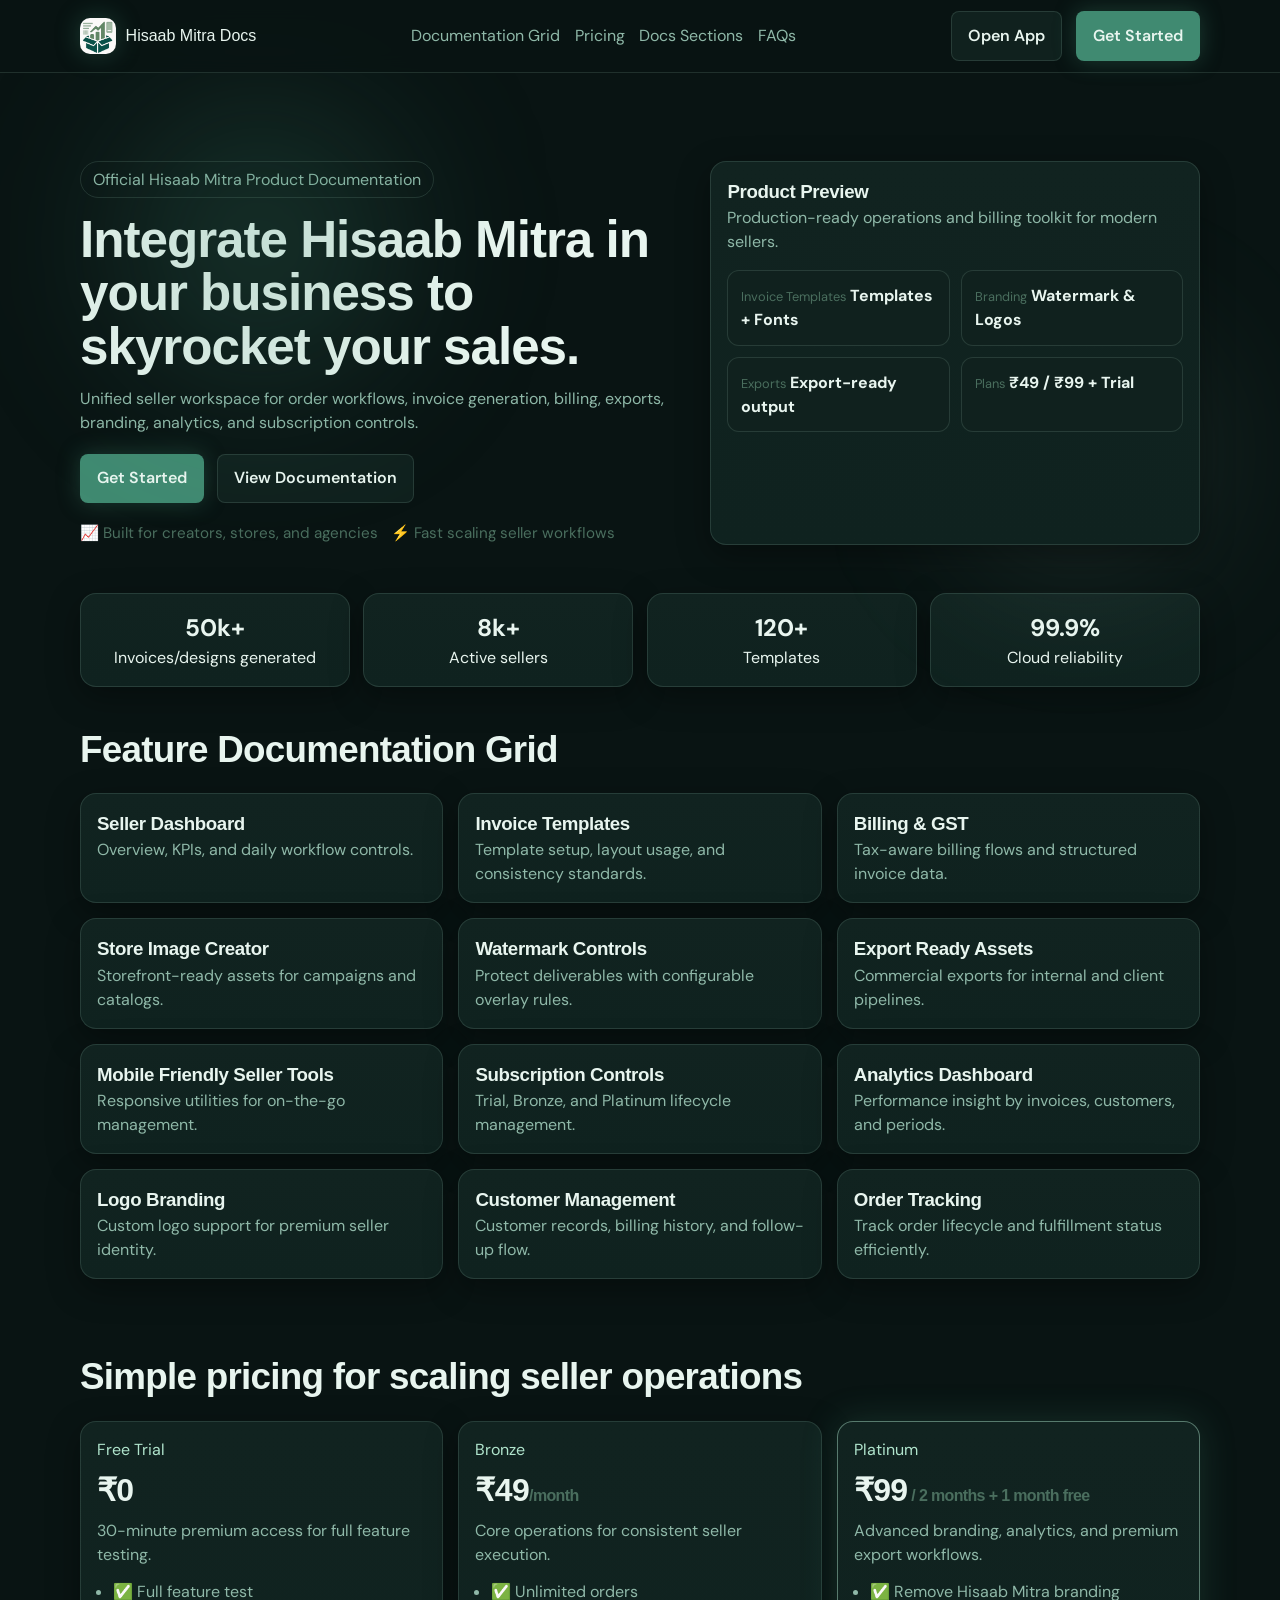
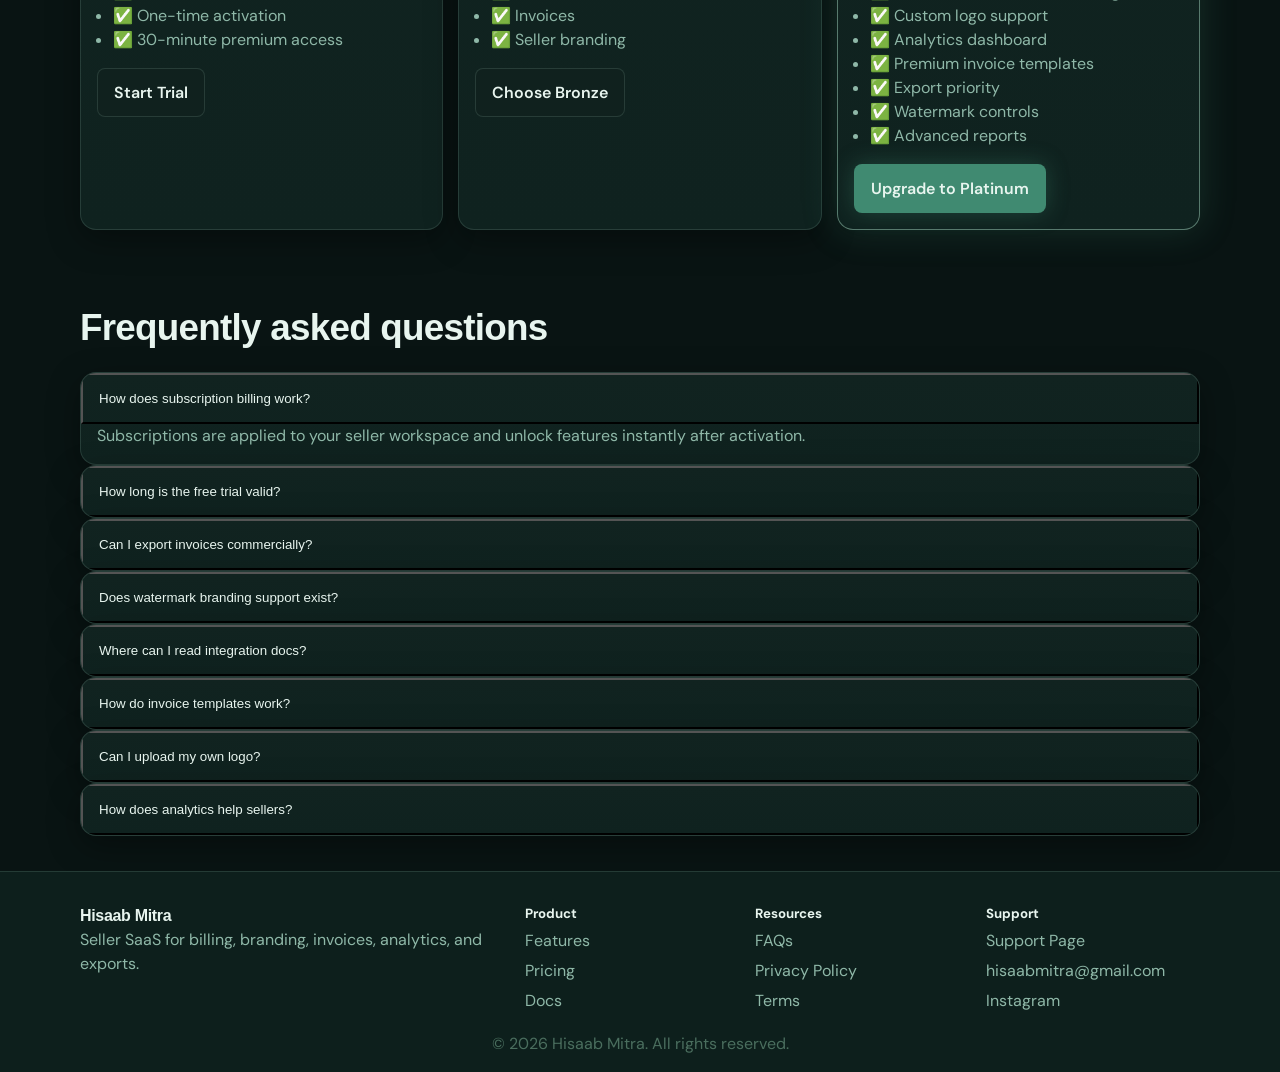
<file: index.html>
<!doctype html>
<html lang="en">
  <head>
    <meta charset="UTF-8" />
    <meta name="viewport" content="width=device-width, initial-scale=1.0" />
    <title>Hisaab Mitra Documentation</title>
    <meta
      name="description"
      content="Official Hisaab Mitra documentation for seller management, billing, invoices, branding, exports, analytics, and subscriptions."
    />
    <link rel="stylesheet" href="marketing.css" />
  </head>
  <body>
    <header class="sf-header" id="top">
      <nav class="sf-nav container">
        <a class="sf-brand" href="#top" aria-label="Hisaab Mitra home">
          <img src="1.png" class="sf-brand-icon" alt="Hisaab Mitra logo" />
          <span class="sf-brand-text">Hisaab Mitra Docs</span>
        </a>

        <button class="sf-nav-toggle" id="sf-nav-toggle" aria-label="Toggle menu">☰</button>

        <div class="sf-nav-links" id="sf-nav-links">
          <a href="#features">Documentation Grid</a>
          <a href="#pricing">Pricing</a>
          <a href="docs/index.html">Docs Sections</a>
          <a href="#faqs">FAQs</a>
        </div>

        <div class="sf-nav-cta">
          <a class="btn btn-ghost" href="/app/">Open App</a>
          <a class="btn btn-primary" href="/docs/">Get Started</a>
        </div>
      </nav>
    </header>

    <main>
      <section class="sf-hero container" id="hero">
        <div class="sf-glow orb-a"></div>
        <div class="sf-glow orb-b"></div>
        <div class="sf-hero-copy">
          <span class="sf-badge">Official Hisaab Mitra Product Documentation</span>
          <h1>Integrate Hisaab Mitra in your business to skyrocket your sales.</h1>
          <p>
            Unified seller workspace for order workflows, invoice generation, billing,
            exports, branding, analytics, and subscription controls.
          </p>
          <div class="hero-actions">
            <a class="btn btn-primary" href="/docs/">Get Started</a>
            <a class="btn btn-ghost" href="/docs/">View Documentation</a>
          </div>
          <div class="hero-trust">
            <span>📈 Built for creators, stores, and agencies</span>
            <span>⚡ Fast scaling seller workflows</span>
          </div>
        </div>
        <div class="sf-hero-panel card">
          <h3>Product Preview</h3>
          <p class="muted">Production-ready operations and billing toolkit for modern sellers.</p>
          <div class="preview-grid">
            <div class="preview-item">
              <span>Invoice Templates</span>
              <strong>Templates + Fonts</strong>
            </div>
            <div class="preview-item">
              <span>Branding</span>
              <strong>Watermark & Logos</strong>
            </div>
            <div class="preview-item">
              <span>Exports</span>
              <strong>Export-ready output</strong>
            </div>
            <div class="preview-item">
              <span>Plans</span>
              <strong>₹49 / ₹99 + Trial</strong>
            </div>
          </div>
        </div>
      </section>

      <section class="container stats" id="social-proof">
        <div class="stat card"><strong>50k+</strong><span>Invoices/designs generated</span></div>
        <div class="stat card"><strong>8k+</strong><span>Active sellers</span></div>
        <div class="stat card"><strong>120+</strong><span>Templates</span></div>
        <div class="stat card"><strong>99.9%</strong><span>Cloud reliability</span></div>
      </section>

      <section class="container section" id="features">
        <h2>Feature Documentation Grid</h2>
        <div class="feature-grid docs-feature-grid">
          <article class="card feature"><h3>Seller Dashboard</h3><p>Overview, KPIs, and daily workflow controls.</p></article>
          <article class="card feature"><h3>Invoice Templates</h3><p>Template setup, layout usage, and consistency standards.</p></article>
          <article class="card feature"><h3>Billing & GST</h3><p>Tax-aware billing flows and structured invoice data.</p></article>
          <article class="card feature"><h3>Store Image Creator</h3><p>Storefront-ready assets for campaigns and catalogs.</p></article>
          <article class="card feature"><h3>Watermark Controls</h3><p>Protect deliverables with configurable overlay rules.</p></article>
          <article class="card feature"><h3>Export Ready Assets</h3><p>Commercial exports for internal and client pipelines.</p></article>
          <article class="card feature"><h3>Mobile Friendly Seller Tools</h3><p>Responsive utilities for on-the-go management.</p></article>
          <article class="card feature"><h3>Subscription Controls</h3><p>Trial, Bronze, and Platinum lifecycle management.</p></article>
          <article class="card feature"><h3>Analytics Dashboard</h3><p>Performance insight by invoices, customers, and periods.</p></article>
          <article class="card feature"><h3>Logo Branding</h3><p>Custom logo support for premium seller identity.</p></article>
          <article class="card feature"><h3>Customer Management</h3><p>Customer records, billing history, and follow-up flow.</p></article>
          <article class="card feature"><h3>Order Tracking</h3><p>Track order lifecycle and fulfillment status efficiently.</p></article>
        </div>
      </section>

      <section class="container section" id="pricing">
        <h2>Simple pricing for scaling seller operations</h2>
        <div class="pricing-grid">
          <article class="card price">
            <p class="plan-tag">Free Trial</p>
            <h3>₹0</h3>
            <p>30-minute premium access for full feature testing.</p>
            <ul>
              <li>✅ Full feature test</li>
              <li>✅ One-time activation</li>
              <li>✅ 30-minute premium access</li>
            </ul>
            <a class="btn btn-ghost" href="/app/">Start Trial</a>
          </article>
          <article class="card price">
            <p class="plan-tag">Bronze</p>
            <h3>₹49<span>/month</span></h3>
            <p>Core operations for consistent seller execution.</p>
            <ul>
              <li>✅ Unlimited orders</li>
              <li>✅ Invoices</li>
              <li>✅ Seller branding</li>
            </ul>
            <a class="btn btn-ghost" href="/app/">Choose Bronze</a>
          </article>
          <article class="card price featured">
            <p class="plan-tag">Platinum</p>
            <h3>₹99<span> / 2 months + 1 month free</span></h3>
            <p>Advanced branding, analytics, and premium export workflows.</p>
            <ul>
              <li>✅ Remove Hisaab Mitra branding</li>
              <li>✅ Custom logo support</li>
              <li>✅ Analytics dashboard</li>
              <li>✅ Premium invoice templates</li>
              <li>✅ Export priority</li>
              <li>✅ Watermark controls</li>
              <li>✅ Advanced reports</li>
            </ul>
            <a class="btn btn-primary" href="/app/">Upgrade to Platinum</a>
          </article>
        </div>
      </section>

      <section class="container section" id="faqs">
        <h2>Frequently asked questions</h2>
        <div class="faq-list" id="faq-list">
          <article class="card faq open"><button>How does subscription billing work?</button><p>Subscriptions are applied to your seller workspace and unlock features instantly after activation.</p></article>
          <article class="card faq"><button>How long is the free trial valid?</button><p>The free trial is valid for one-time 30-minute premium access.</p></article>
          <article class="card faq"><button>Can I export invoices commercially?</button><p>Yes, exported invoices are designed for commercial seller workflows.</p></article>
          <article class="card faq"><button>Does watermark branding support exist?</button><p>Yes, watermark controls are available for protected, branded outputs.</p></article>
          <article class="card faq"><button>Where can I read integration docs?</button><p>Open the documentation sections for implementation details and workflow guides.</p></article>
          <article class="card faq"><button>How do invoice templates work?</button><p>Templates provide reusable layouts that standardize billing formats and brand consistency.</p></article>
          <article class="card faq"><button>Can I upload my own logo?</button><p>Yes, custom logo upload is available with premium branding controls.</p></article>
          <article class="card faq"><button>How does analytics help sellers?</button><p>Analytics helps identify growth trends, billing patterns, and order performance.</p></article>
        </div>
      </section>
    </main>

    <footer class="sf-footer">
      <div class="container footer-grid">
        <div>
          <h4>Hisaab Mitra</h4>
          <p>Seller SaaS for billing, branding, invoices, analytics, and exports.</p>
        </div>
        <div>
          <h5>Product</h5>
          <a href="#features">Features</a>
          <a href="#pricing">Pricing</a>
          <a href="/docs/">Docs</a>
        </div>
        <div>
          <h5>Resources</h5>
          <a href="#faqs">FAQs</a>
          <a href="privacy.html">Privacy Policy</a>
          <a href="terms.html">Terms</a>
        </div>
        <div>
          <h5>Support</h5>
          <a href="/support.html">Support Page</a>
          <a href="mailto:hisaabmitra@gmail.com">hisaabmitra@gmail.com</a>
          <a href="https://www.instagram.com/hisaabmitra/" target="_blank" rel="noreferrer">Instagram</a>
        </div>
      </div>
      <p class="copyright">© 2026 Hisaab Mitra. All rights reserved.</p>
    </footer>

    <script src="marketing.js"></script>
  </body>
</html>
</file>
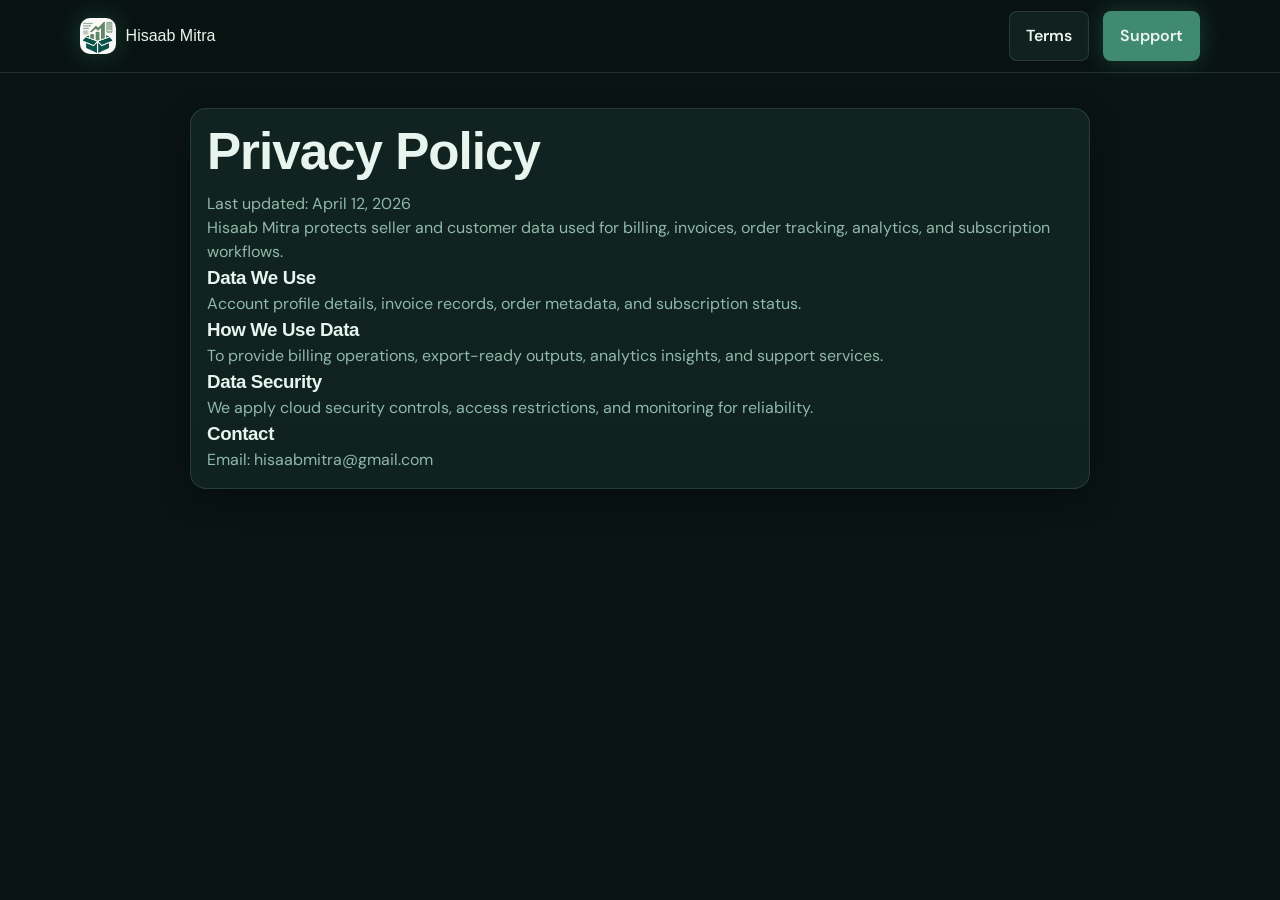
<file: privacy.html>
<!doctype html>
<html lang="en">
  <head>
    <meta charset="UTF-8" />
    <meta name="viewport" content="width=device-width, initial-scale=1.0" />
    <title>Privacy Policy | Hisaab Mitra</title>
    <link rel="stylesheet" href="marketing.css" />
  </head>
  <body>
    <header class="sf-header" id="top">
      <nav class="sf-nav container">
        <a class="sf-brand" href="/">
          <img src="1.png" class="sf-brand-icon" alt="Hisaab Mitra logo" />
          <span class="sf-brand-text">Hisaab Mitra</span>
        </a>
        <div class="sf-nav-cta">
          <a class="btn btn-ghost" href="/terms.html">Terms</a>
          <a class="btn btn-primary" href="support.html">Support</a>
        </div>
      </nav>
    </header>

    <main class="container section" style="max-width: 900px;">
      <article class="card">
        <h1>Privacy Policy</h1>
        <p>Last updated: April 12, 2026</p>
        <p>
          Hisaab Mitra protects seller and customer data used for billing, invoices,
          order tracking, analytics, and subscription workflows.
        </p>
        <h3>Data We Use</h3>
        <p>Account profile details, invoice records, order metadata, and subscription status.</p>
        <h3>How We Use Data</h3>
        <p>To provide billing operations, export-ready outputs, analytics insights, and support services.</p>
        <h3>Data Security</h3>
        <p>We apply cloud security controls, access restrictions, and monitoring for reliability.</p>
        <h3>Contact</h3>
        <p>Email: <a href="mailto:hisaabmitra@gmail.com">hisaabmitra@gmail.com</a></p>
      </article>
    </main>
  </body>
</html>
</file>
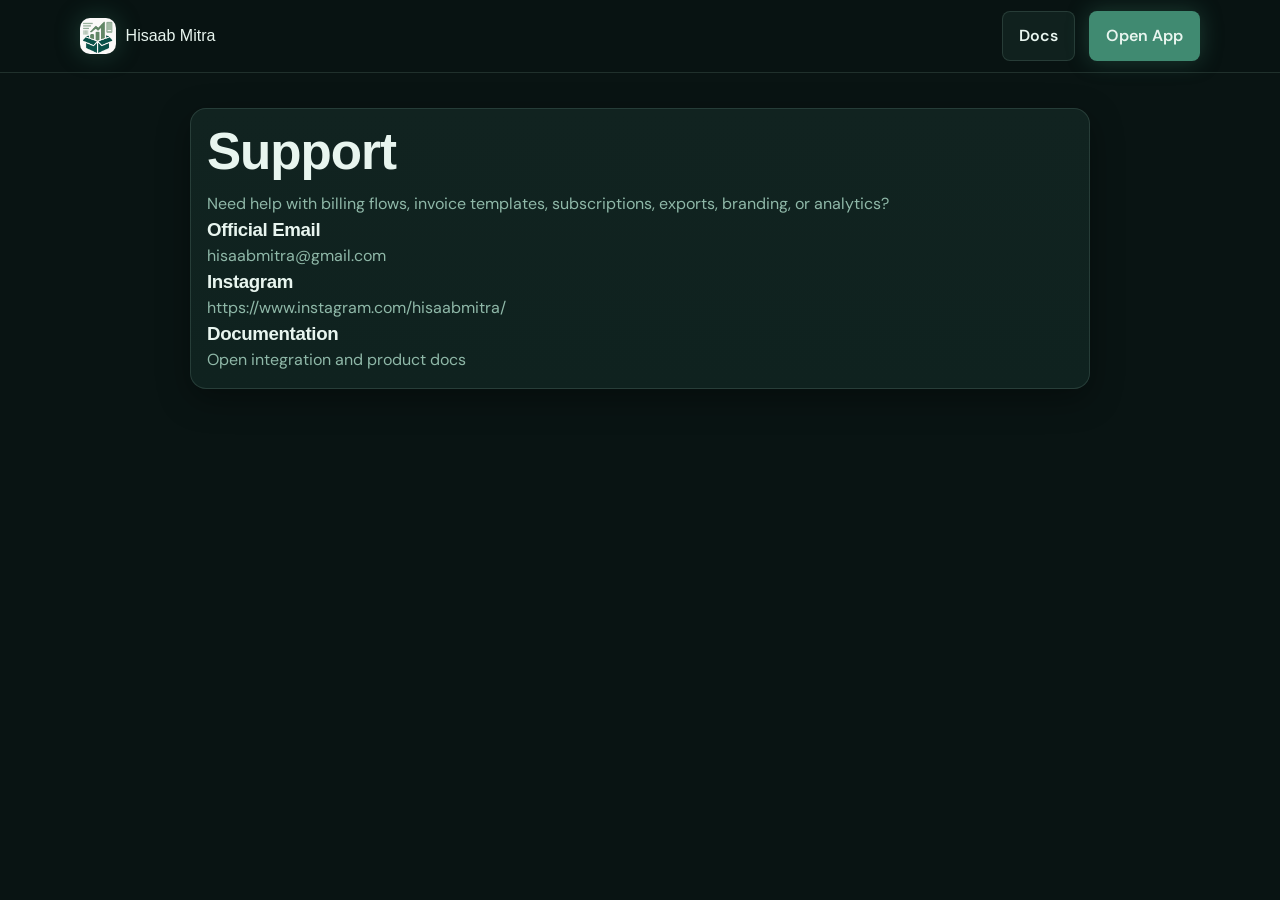
<file: support.html>
<!doctype html>
<html lang="en">
  <head>
    <meta charset="UTF-8" />
    <meta name="viewport" content="width=device-width, initial-scale=1.0" />
    <title>Support | Hisaab Mitra</title>
    <link rel="stylesheet" href="marketing.css" />
  </head>
  <body>
    <header class="sf-header" id="top">
      <nav class="sf-nav container">
        <a class="sf-brand" href="/">
          <img src="1.png" class="sf-brand-icon" alt="Hisaab Mitra logo" />
          <span class="sf-brand-text">Hisaab Mitra</span>
        </a>
        <div class="sf-nav-cta">
          <a class="btn btn-ghost" href="/docs/">Docs</a>
          <a class="btn btn-primary" href="https://hisaabmitra.vercel.app/">Open App</a>
        </div>
      </nav>
    </header>

    <main class="container section" style="max-width: 900px;">
      <article class="card">
        <h1>Support</h1>
        <p>Need help with billing flows, invoice templates, subscriptions, exports, branding, or analytics?</p>
        <h3>Official Email</h3>
        <p><a href="mailto:hisaabmitra@gmail.com">hisaabmitra@gmail.com</a></p>
        <h3>Instagram</h3>
        <p><a href="https://www.instagram.com/hisaabmitra/" target="_blank" rel="noreferrer">https://www.instagram.com/hisaabmitra/</a></p>
        <h3>Documentation</h3>
        <p><a href="/docs/">Open integration and product docs</a></p>
      </article>
    </main>
  </body>
</html>
</file>
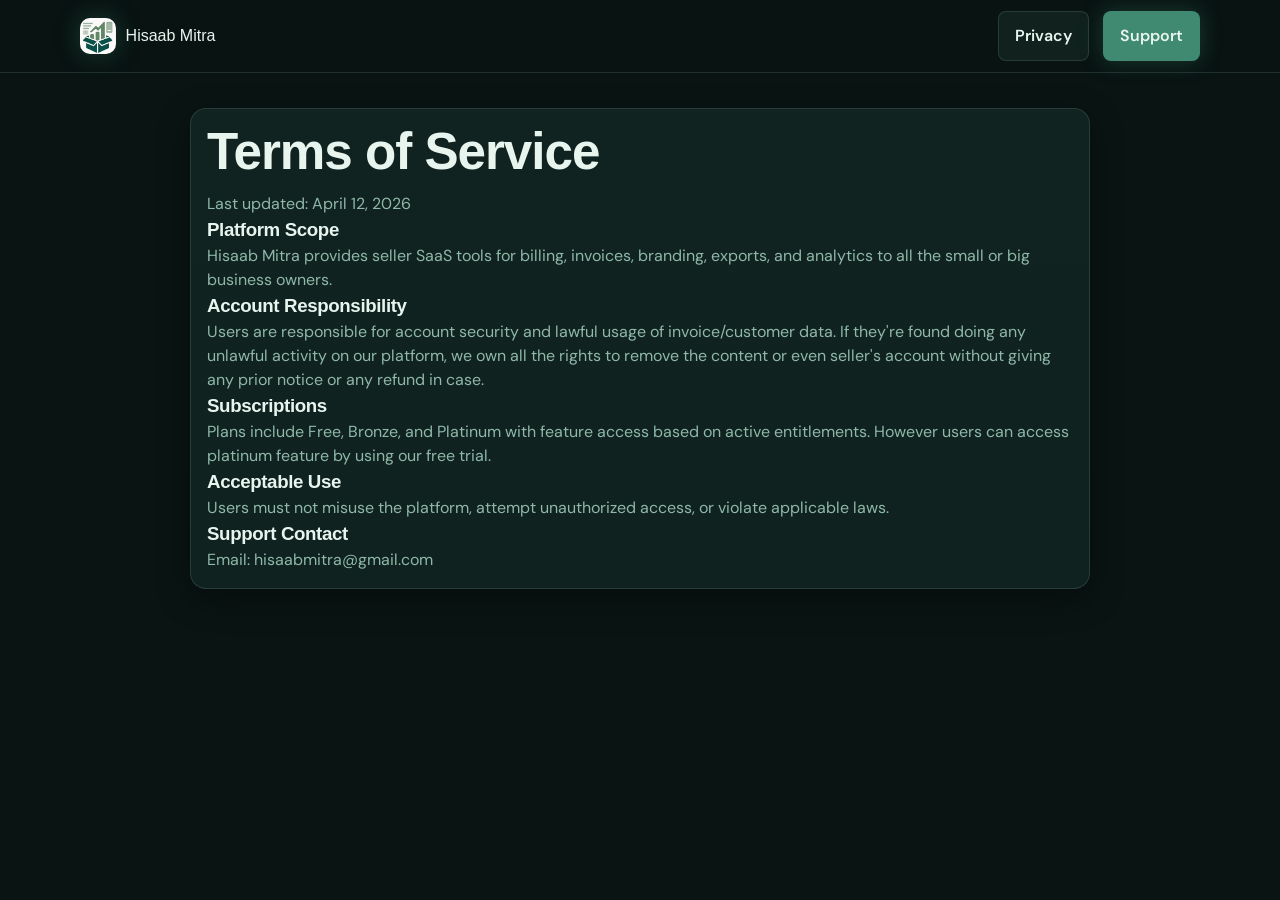
<file: terms.html>
<!doctype html>
<html lang="en">
  <head>
    <meta charset="UTF-8" />
    <meta name="viewport" content="width=device-width, initial-scale=1.0" />
    <title>Terms of Service | Hisaab Mitra</title>
    <link rel="stylesheet" href="marketing.css" />
  </head>
  <body>
    <header class="sf-header" id="top">
      <nav class="sf-nav container">
        <a class="sf-brand" href="/">
          <img src="1.png" class="sf-brand-icon" alt="Hisaab Mitra logo" />
          <span class="sf-brand-text">Hisaab Mitra</span>
        </a>
        <div class="sf-nav-cta">
          <a class="btn btn-ghost" href="privacy.html">Privacy</a>
          <a class="btn btn-primary" href="support.html">Support</a>
        </div>
      </nav>
    </header>

    <main class="container section" style="max-width: 900px;">
      <article class="card">
        <h1>Terms of Service</h1>
        <p>Last updated: April 12, 2026</p>
        <h3>Platform Scope</h3>
        <p>Hisaab Mitra provides seller SaaS tools for billing, invoices, branding, exports, and analytics to all the small or big business owners.</p>
        <h3>Account Responsibility</h3>
        <p>Users are responsible for account security and lawful usage of invoice/customer data. If they're found doing any unlawful activity on our platform, we own all the rights to remove the content or even seller's account without giving any prior notice or any refund in case.</p>
        <h3>Subscriptions</h3>
        <p>Plans include Free, Bronze, and Platinum with feature access based on active entitlements. However users can access platinum feature by using our free trial.</p>
        <h3>Acceptable Use</h3>
        <p>Users must not misuse the platform, attempt unauthorized access, or violate applicable laws.</p>
        <h3>Support Contact</h3>
        <p>Email: <a href="mailto:hisaabmitra@gmail.com">hisaabmitra@gmail.com</a></p>
      </article>
    </main>
  </body>
</html>
</file>
<file: marketing.css>
@import url("https://fonts.googleapis.com/css2?family=DM+Sans:wght@400;500;600;700&display=swap");
@import url("https://api.fontshare.com/v2/css?f[]=clash-display@500,600,700&display=swap");

:root {
  --bg-base: #091413;
  --bg-surface: #0d1f1c;
  --bg-card: #112320;
  --bg-card-hover: #162d29;
  --bg-input: #10211e;
  --border: rgba(176, 228, 204, 0.14);
  --accent: #408A71;
  --accent-2: #B0E4CC;
  --accent-3: #285A48;
  --accent-dim: rgba(64, 138, 113, 0.2);
  --accent-glow: rgba(64, 138, 113, 0.35);
  --text-primary: #E8F5EF;
  --text-secondary: #8FB8A8;
  --text-muted: #4A6E5E;
  --radius-sm: 8px;
  --radius-md: 12px;
  --radius-lg: 16px;
  --radius-xl: 20px;
  --shadow-card: 0 10px 32px rgba(0, 0, 0, 0.35);
  --transition: all 0.2s ease;
}

* { box-sizing: border-box; margin: 0; padding: 0; }
html { scroll-behavior: smooth; }
body {
  font-family: "DM Sans", sans-serif;
  background: var(--bg-base);
  color: var(--text-primary);
  line-height: 1.5;
}
a { color: inherit; text-decoration: none; }
.container { width: min(1120px, calc(100% - 2rem)); margin-inline: auto; }

.sf-header {
  position: sticky; top: 0; z-index: 40;
  backdrop-filter: blur(10px);
  background: rgba(9, 20, 19, 0.82);
  border-bottom: 1px solid var(--border);
}
.sf-nav { min-height: 72px; display: flex; align-items: center; justify-content: space-between; gap: 1rem; }
.sf-brand { display: inline-flex; align-items: center; gap: .6rem; font-family: "Clash Display", sans-serif; }
.sf-brand-icon { width: 36px; height: 36px; display: grid; place-items: center; background: var(--accent); border-radius: 10px; box-shadow: 0 0 24px var(--accent-glow); }
.sf-nav-links, .sf-nav-cta { display: flex; align-items: center; gap: .9rem; }
.sf-nav-links a { color: var(--text-secondary); }
.sf-nav-toggle { display: none; background: transparent; color: var(--text-primary); font-size: 20px; }

.btn { display: inline-flex; align-items: center; justify-content: center; padding: .72rem 1rem; border-radius: var(--radius-sm); border: 1px solid transparent; font-weight: 600; transition: var(--transition); }
.btn-primary { background: var(--accent); color: var(--text-primary); box-shadow: 0 0 22px var(--accent-glow); }
.btn-primary:hover { transform: translateY(-1px); }
.btn-ghost { border-color: var(--border); background: var(--bg-input); }

.sf-hero { position: relative; padding: 5.5rem 0 3rem; display: grid; gap: 2rem; grid-template-columns: 1.1fr .9fr; }
.sf-glow { position: absolute; border-radius: 999px; filter: blur(80px); pointer-events: none; }
.orb-a { width: 280px; height: 280px; top: 30px; left: 40px; background: rgba(64, 138, 113, 0.24); }
.orb-b { width: 240px; height: 240px; right: 0; bottom: 20px; background: rgba(176, 228, 204, 0.12); }
.sf-badge { display: inline-flex; margin-bottom: .9rem; padding: .35rem .75rem; border: 1px solid var(--border); border-radius: 999px; color: var(--text-secondary); }
h1, h2, h3, h4 { font-family: "Clash Display", sans-serif; letter-spacing: -.02em; }
h1 { font-size: clamp(2rem, 4vw, 3.5rem); line-height: 1.05; margin-bottom: .8rem; }
h2 { font-size: clamp(1.6rem, 3vw, 2.3rem); margin-bottom: 1rem; }
p { color: var(--text-secondary); }
.hero-actions, .hero-trust { margin-top: 1.2rem; display: flex; gap: .8rem; flex-wrap: wrap; }
.hero-trust span { color: var(--text-muted); font-size: .95rem; }

.card { background: linear-gradient(180deg, var(--bg-card), #0f221f); border: 1px solid var(--border); border-radius: var(--radius-lg); padding: 1rem; box-shadow: var(--shadow-card); }
.sf-hero-panel { position: relative; }
.preview-grid { margin-top: 1rem; display: grid; grid-template-columns: 1fr 1fr; gap: .7rem; }
.preview-item { border: 1px solid var(--border); border-radius: var(--radius-md); padding: .8rem; background: var(--bg-input); }
.preview-item span { font-size: .8rem; color: var(--text-muted); }

.section { padding: 2.2rem 0; }
.stats { display: grid; gap: .85rem; grid-template-columns: repeat(4, 1fr); }
.stat { text-align: center; }
.stat strong { display: block; font-size: 1.5rem; color: var(--text-primary); }

.feature-grid, .pricing-grid { display: grid; gap: .95rem; grid-template-columns: repeat(3, 1fr); }
.feature { transition: var(--transition); }
.feature:hover { transform: translateY(-3px); border-color: rgba(176, 228, 204, .35); background: var(--bg-card-hover); box-shadow: 0 0 24px rgba(64, 138, 113, 0.22); }
.steps-grid { display: grid; gap: .95rem; grid-template-columns: repeat(4, 1fr); }
.step span { color: var(--accent); font-weight: 700; }
.price h3 { font-size: 2rem; margin: .3rem 0; }
.price h3 span { font-size: 1rem; color: var(--text-muted); }
.price ul { margin: .8rem 0 1rem; padding-left: 1rem; color: var(--text-secondary); }
.price.featured { border-color: rgba(176, 228, 204, .45); box-shadow: 0 0 36px rgba(64, 138, 113, .24); }
.plan-tag { color: var(--accent-2); }
.use-cases { display: grid; gap: .8rem; grid-template-columns: repeat(3, 1fr); }
.use-cases .card { display: grid; place-items: center; min-height: 78px; }

.faq { padding: 0; overflow: hidden; }
.faq button { width: 100%; text-align: left; padding: 1rem; background: transparent; color: var(--text-primary); }
.faq p { padding: 0 1rem 1rem; display: none; }
.faq.open p { display: block; }

.final-cta { text-align: center; margin: 1rem auto 3rem; padding: 2rem; }
.sf-footer { border-top: 1px solid var(--border); padding: 2rem 0 1rem; background: var(--bg-surface); }
.footer-grid { display: grid; gap: 1rem; grid-template-columns: 2fr 1fr 1fr 1fr; }
.footer-grid a { display: block; color: var(--text-secondary); margin-top: .35rem; }
.copyright { text-align: center; color: var(--text-muted); margin-top: 1.2rem; }

/* Docs */
.docs-page .docs-layout { display: grid; grid-template-columns: 280px 1fr; gap: 1rem; padding: 1.25rem 0 2.5rem; }
.docs-sidebar { position: sticky; top: 90px; align-self: start; border: 1px solid var(--border); background: var(--bg-card); border-radius: var(--radius-lg); padding: .85rem; }
.docs-sidebar nav { display: grid; gap: .2rem; max-height: 70vh; overflow: auto; }
.docs-sidebar nav a { color: var(--text-secondary); padding: .45rem .6rem; border-radius: 8px; }
.docs-sidebar nav a.active { background: var(--accent-dim); color: var(--text-primary); }
.docs-content article { margin-bottom: 1rem; padding: 1rem; border: 1px solid var(--border); border-radius: var(--radius-md); background: var(--bg-card); }
.callout { margin-top: .7rem; background: var(--accent-dim); border: 1px solid rgba(176, 228, 204, 0.35); padding: .7rem; border-radius: 10px; }
.img-placeholder { margin-top: .7rem; border: 1px dashed var(--border); border-radius: 10px; padding: 1rem; color: var(--text-muted); }
pre { margin-top: .6rem; background: #0b1b18; border: 1px solid var(--border); border-radius: 10px; padding: .75rem; color: var(--accent-2); overflow: auto; }
.docs-search { width: 100%; margin: .55rem 0 .7rem; background: var(--bg-input); border: 1px solid var(--border); border-radius: 8px; padding: .55rem; color: var(--text-primary); }
.docs-toggle { width: 100%; display: none; }

@media (max-width: 980px) {
  .sf-nav-links { display: none; }
  .sf-nav-toggle { display: block; }
  .sf-nav-links.open { position: absolute; left: 1rem; right: 1rem; top: 72px; display: grid; background: var(--bg-card); border: 1px solid var(--border); border-radius: 12px; padding: .7rem; }
  .sf-hero, .feature-grid, .pricing-grid, .steps-grid, .stats, .use-cases, .footer-grid { grid-template-columns: 1fr 1fr; }
  .docs-page .docs-layout { grid-template-columns: 1fr; }
  .docs-sidebar { position: static; }
  .docs-toggle { display: block; }
  .docs-sidebar nav { display: none; }
  .docs-sidebar.open nav { display: grid; }
}
@media (max-width: 640px) {
  .sf-nav-cta .btn-ghost { display: none; }
  .sf-hero, .feature-grid, .pricing-grid, .steps-grid, .stats, .use-cases, .footer-grid { grid-template-columns: 1fr; }
}
</file>
